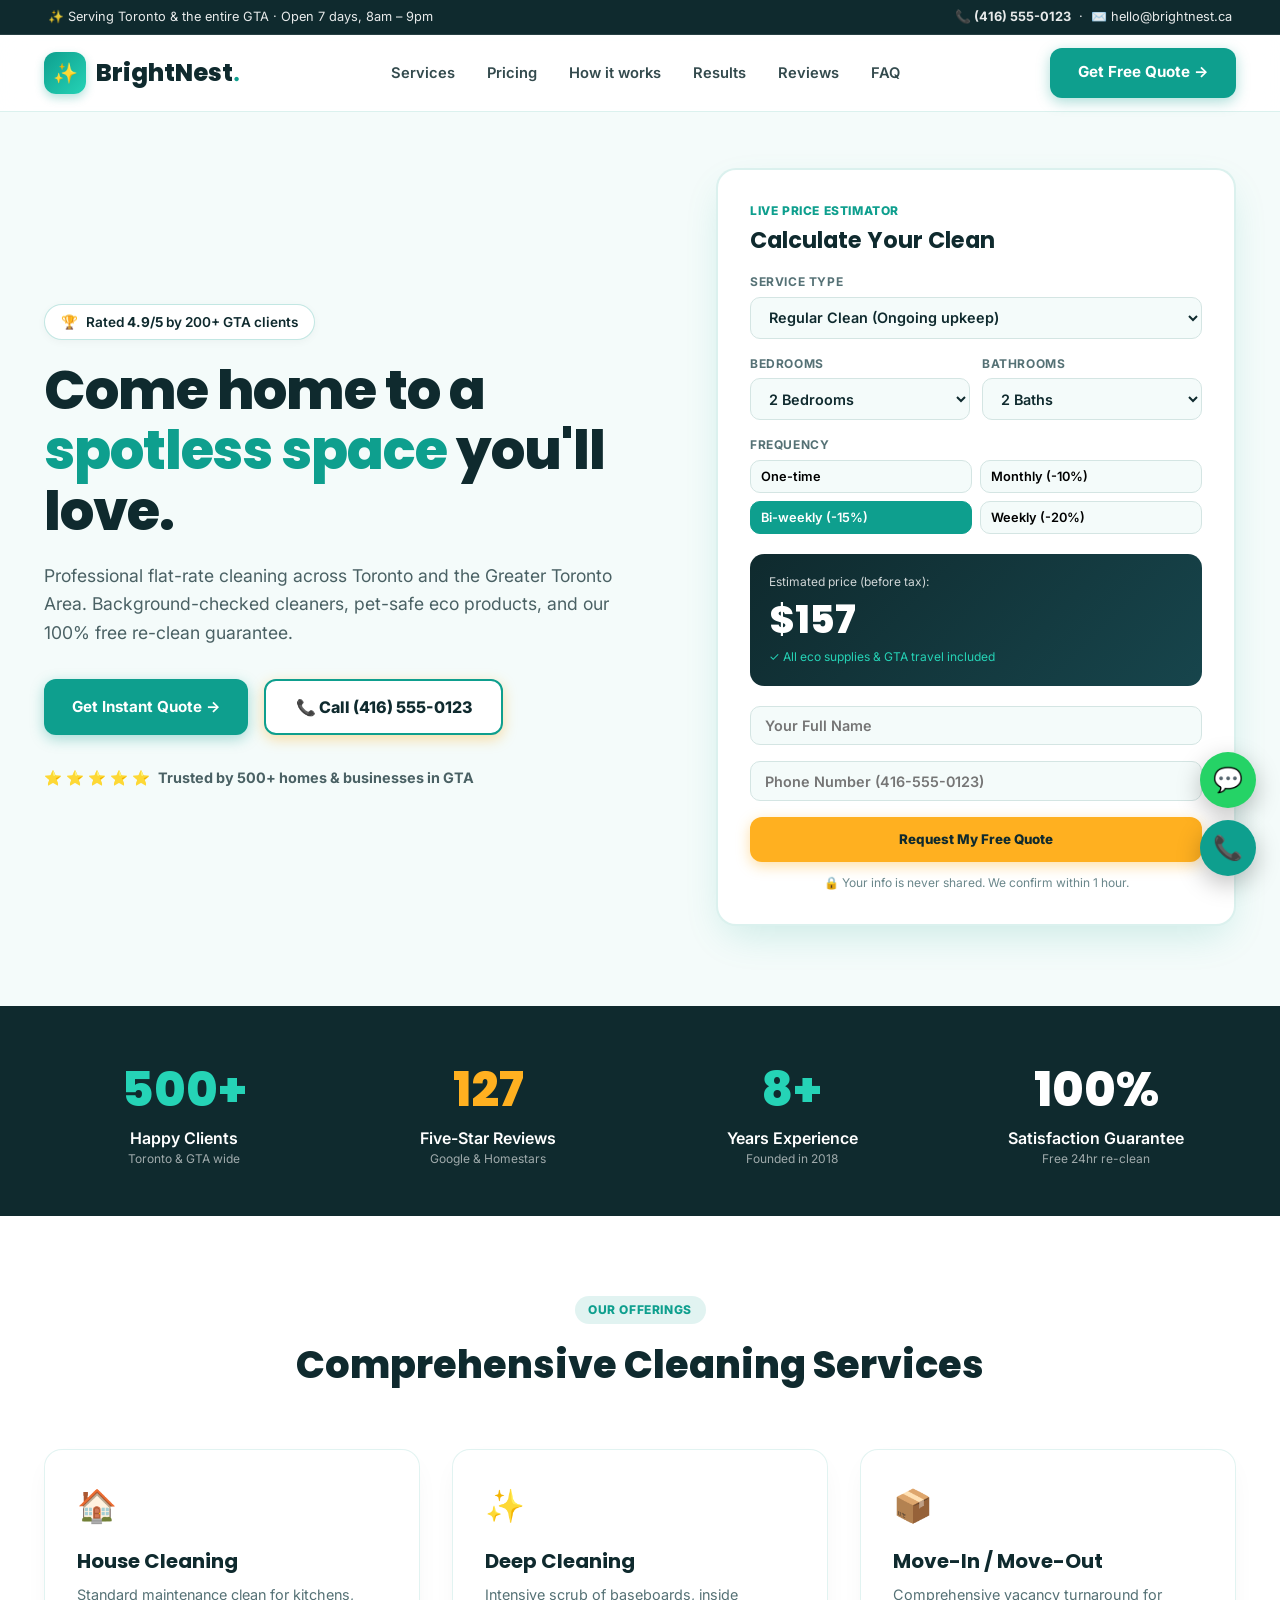
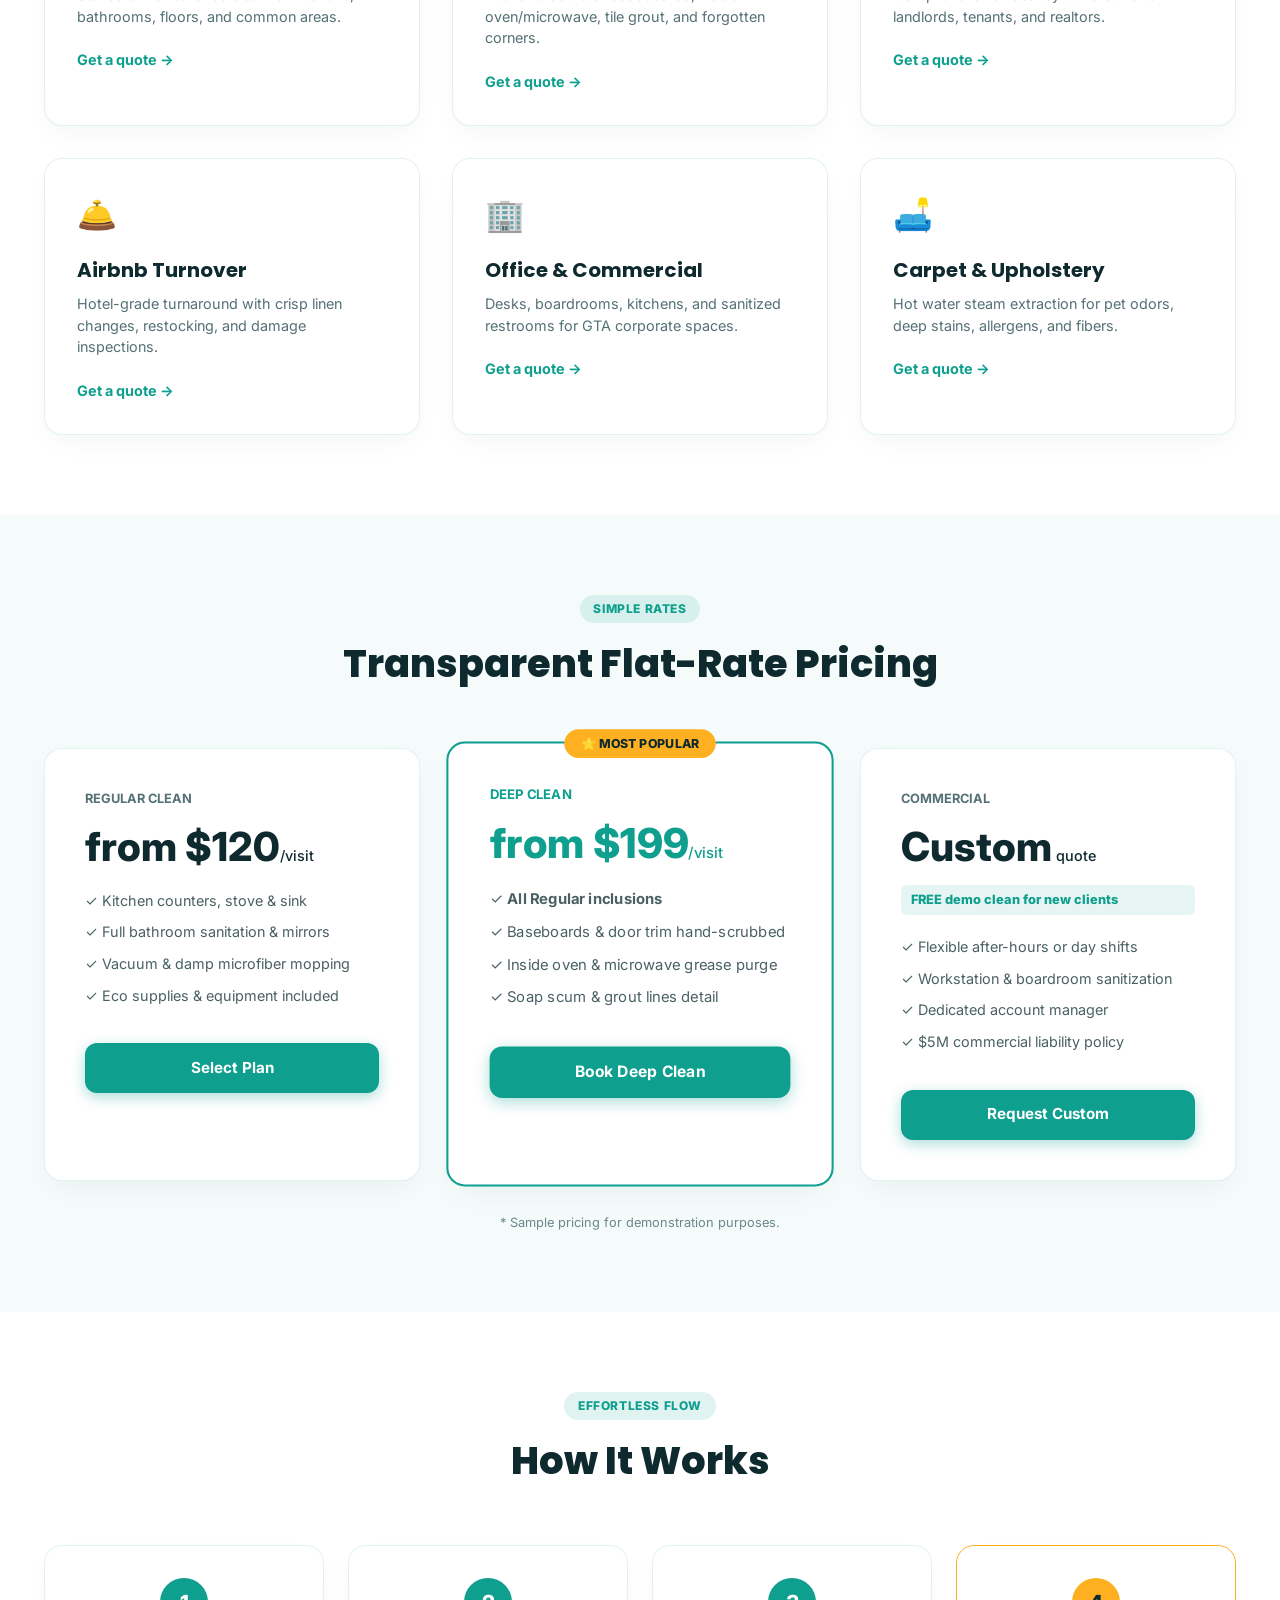
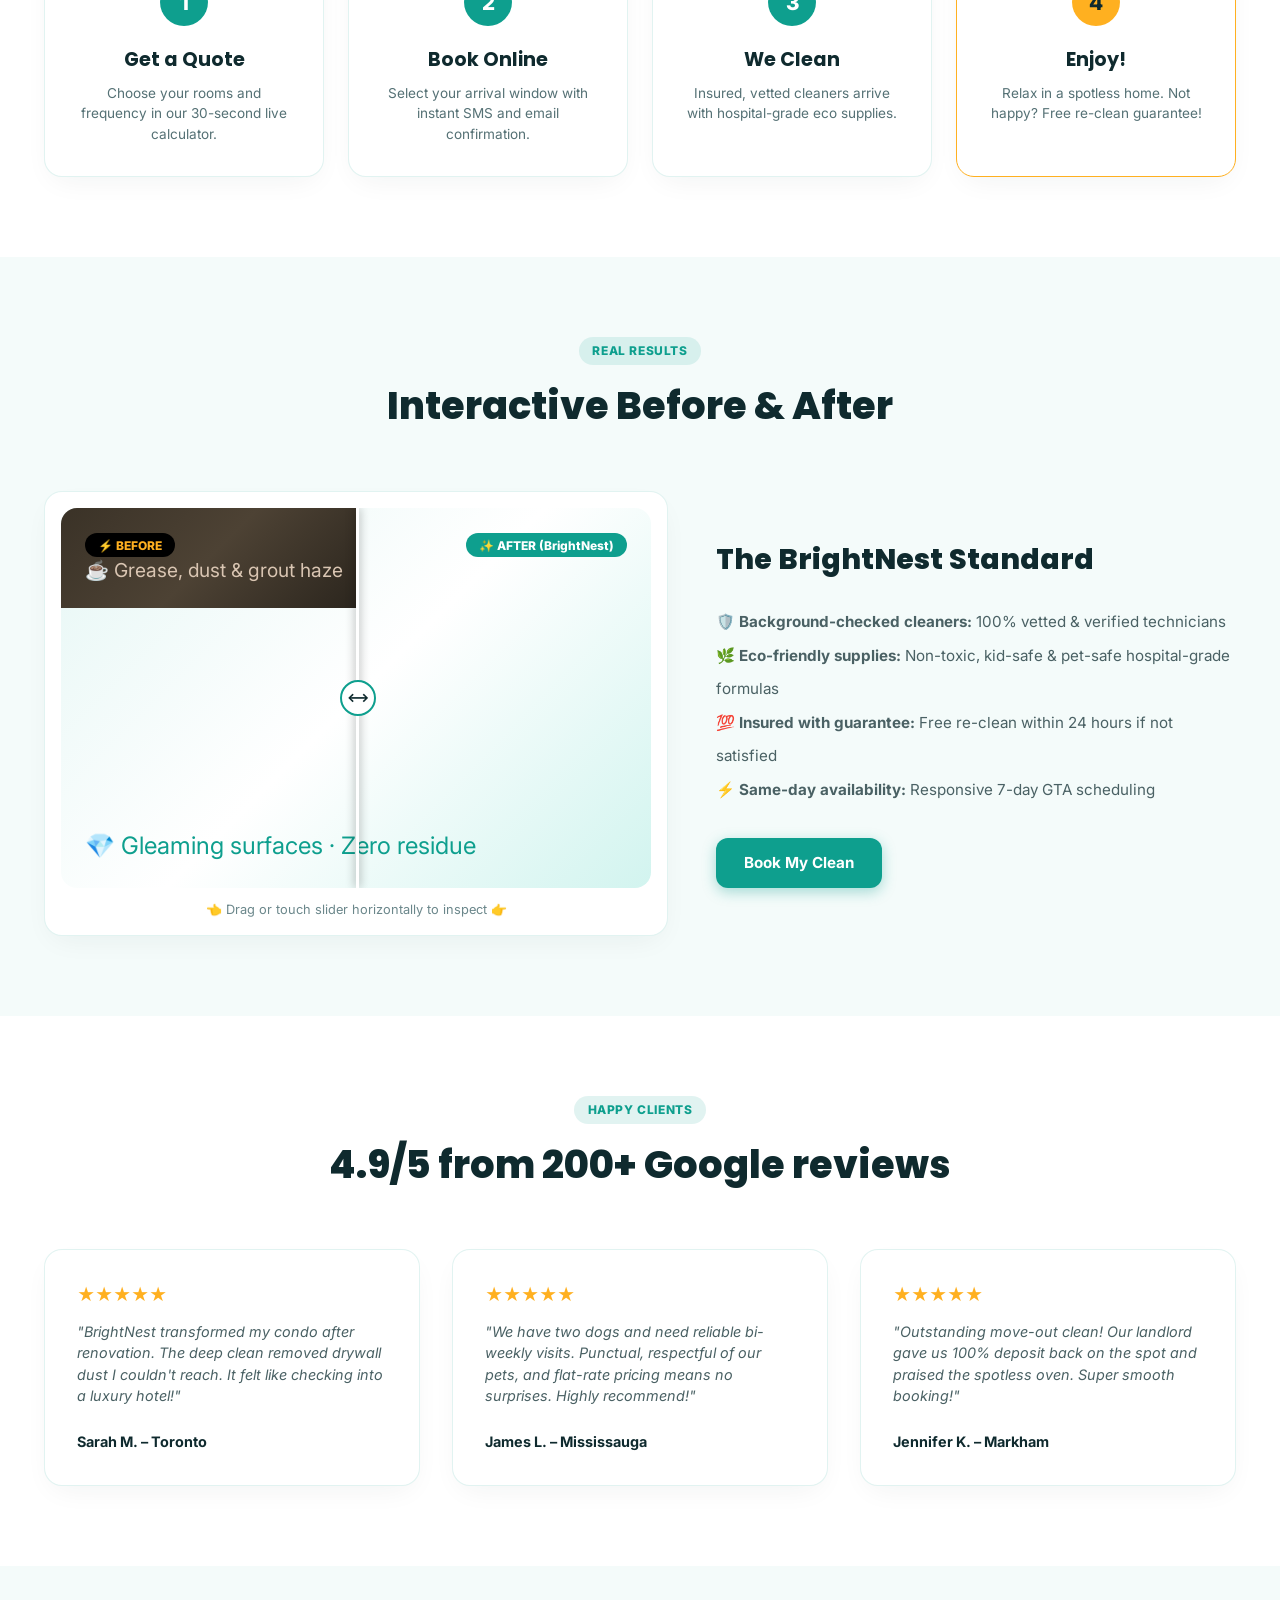
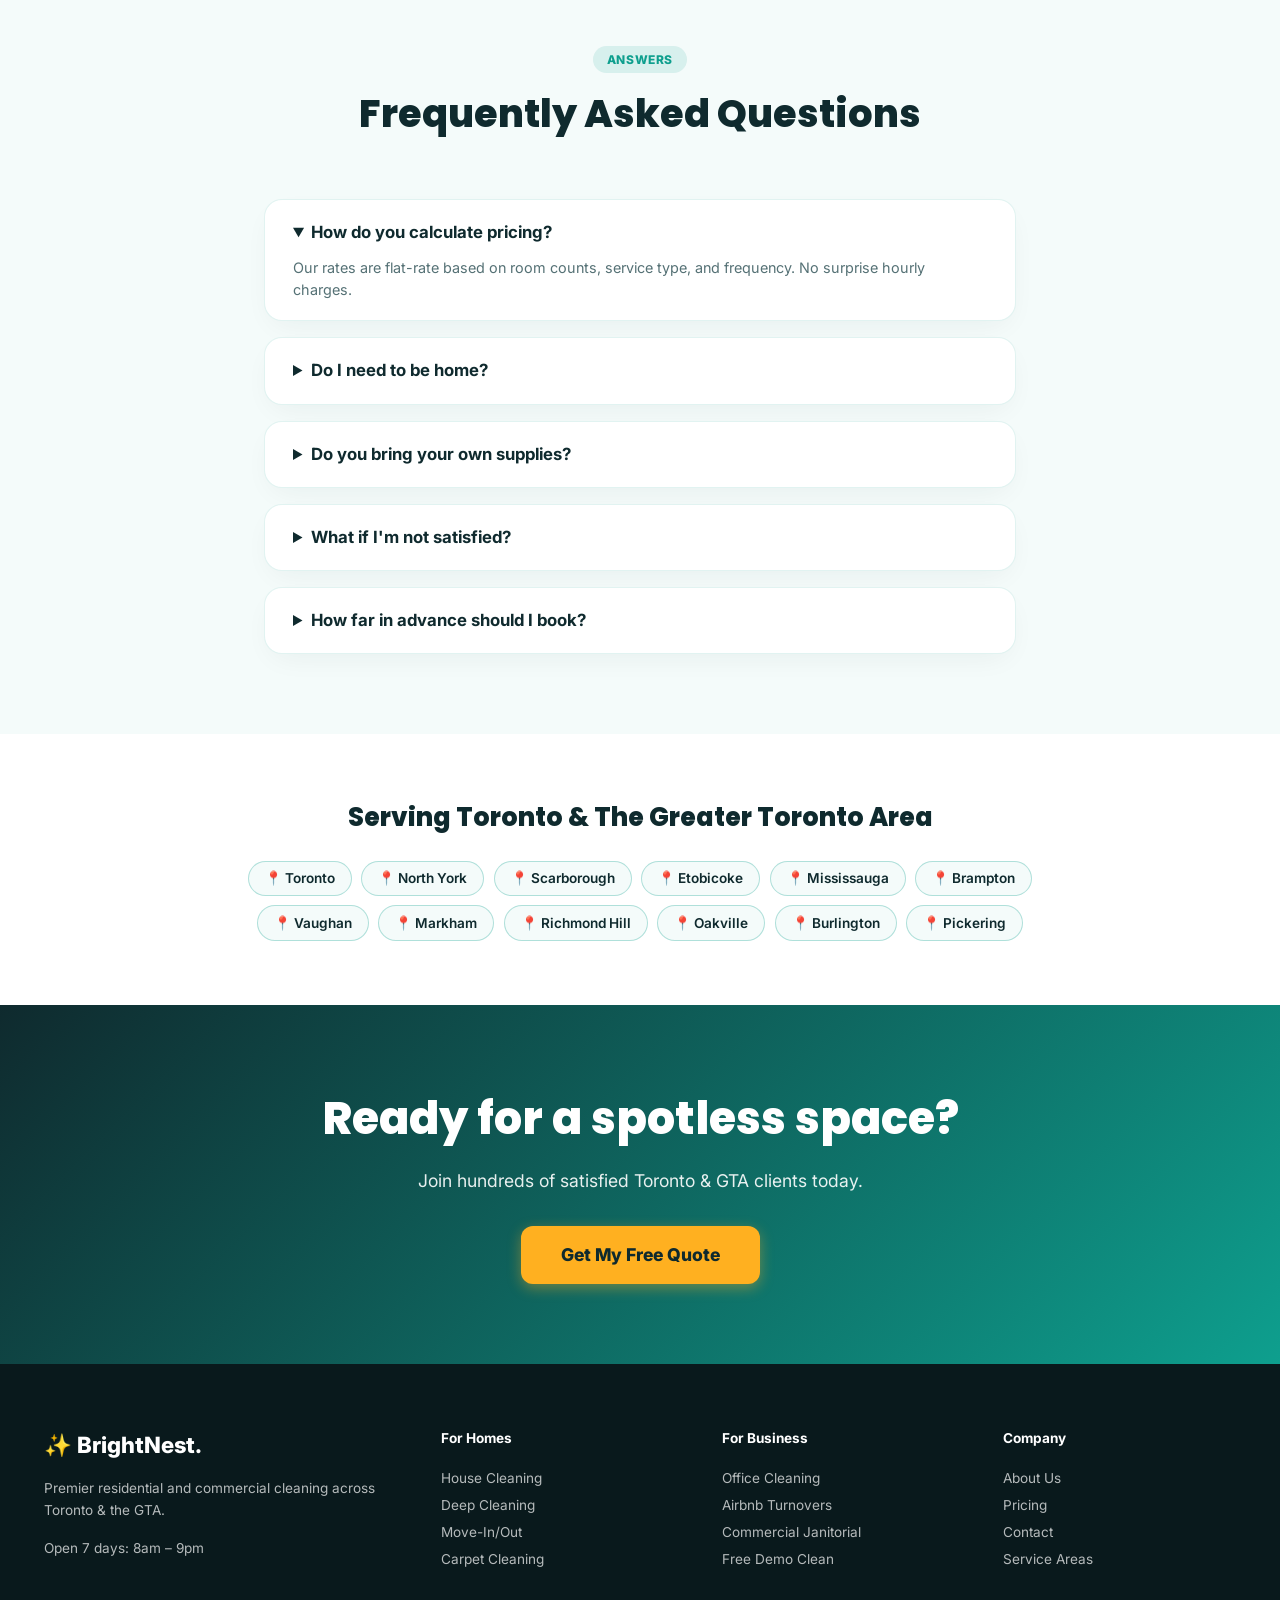
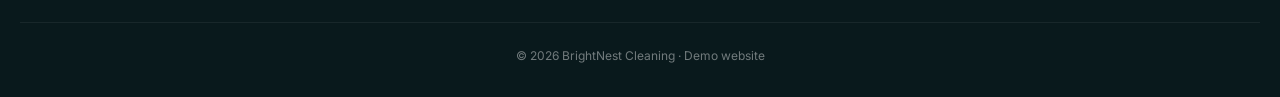
<file: brightnest-demo.html>
<!DOCTYPE html>
<html lang="en" class="scroll-smooth">
<head>
  <meta charset="UTF-8">
  <meta name="viewport" content="width=device-width, initial-scale=1.0">
  <title>BrightNest Cleaning | Spotless Residential & Commercial Cleaning Toronto & GTA</title>
  <meta name="description" content="Toronto & Greater Toronto Area's top-rated residential & commercial cleaning service. Flat-rate instant quotes, background-checked cleaners, eco-friendly supplies, and 100% satisfaction guarantee.">
  
  <!-- Fonts: Poppins (headings) & Inter (body) -->
  <link rel="preconnect" href="https://fonts.googleapis.com">
  <link rel="preconnect" href="https://fonts.gstatic.com" crossorigin>
  <link href="https://fonts.googleapis.com/css2?family=Inter:wght@300;400;500;600;700&family=Poppins:wght@500;600;700;800&display=swap" rel="stylesheet">
  
  <style>
    /* ==========================================================================
       BRIGHTNEST CLEANING - CONFIGURATION & STYLES
       All placeholder business details are centralized here for easy editing!
       ========================================================================== */
    :root {
      --primary: #0e9f8e;
      --primary-dark: #0a7a6d;
      --primary-light: #e6f7f5;
      --navy: #0f2a2e;
      --accent: #ffb020;
      --bg-mint: #f4fbfa;
      --radius-card: 18px;
    }

    * {
      box-sizing: border-box;
      margin: 0;
      padding: 0;
    }

    body {
      font-family: 'Inter', -apple-system, BlinkMacSystemFont, 'Segoe UI', Roboto, sans-serif;
      color: var(--navy);
      background-color: var(--bg-mint);
      line-height: 1.5;
      -webkit-font-smoothing: antialiased;
    }

    h1, h2, h3, h4, h5, h6, .font-heading {
      font-family: 'Poppins', sans-serif;
    }

    a {
      text-decoration: none;
      color: inherit;
    }

    button {
      font-family: inherit;
      border: none;
      background: none;
      cursor: pointer;
    }

    .container {
      max-width: 1240px;
      margin: 0 auto;
      padding: 0 1.5rem;
    }

    /* Cards & Components */
    .card-nest {
      border-radius: var(--radius-card);
      background: #ffffff;
      border: 1px solid rgba(14, 159, 142, 0.12);
      box-shadow: 0 10px 30px -10px rgba(15, 42, 46, 0.07);
      transition: all 0.3s cubic-bezier(0.25, 0.8, 0.25, 1);
    }
    .card-nest:hover {
      transform: translateY(-4px);
      box-shadow: 0 20px 35px -12px rgba(14, 159, 142, 0.18);
      border-color: rgba(14, 159, 142, 0.3);
    }

    .header-glass {
      position: sticky;
      top: 0;
      z-index: 100;
      background: rgba(255, 255, 255, 0.92);
      backdrop-filter: blur(14px);
      -webkit-backdrop-filter: blur(14px);
      border-bottom: 1px solid rgba(14, 159, 142, 0.15);
    }

    .btn-primary {
      background: var(--primary);
      color: white;
      font-weight: 700;
      border-radius: 12px;
      padding: 0.85rem 1.75rem;
      font-size: 0.95rem;
      display: inline-flex;
      align-items: center;
      gap: 0.5rem;
      transition: all 0.2s;
      box-shadow: 0 4px 14px rgba(14, 159, 142, 0.35);
    }
    .btn-primary:hover {
      background: var(--primary-dark);
      transform: translateY(-2px);
      box-shadow: 0 8px 20px rgba(14, 159, 142, 0.45);
    }

    .btn-amber {
      background: var(--accent);
      color: var(--navy);
      font-weight: 800;
      border-radius: 12px;
      padding: 0.9rem 1.85rem;
      display: inline-flex;
      align-items: center;
      gap: 0.5rem;
      transition: all 0.2s;
      box-shadow: 0 4px 14px rgba(255, 176, 32, 0.4);
    }
    .btn-amber:hover {
      background: #e59d18;
      transform: translateY(-2px);
    }

    /* Top Bar */
    .top-bar {
      background: var(--navy);
      color: rgba(255,255,255,0.9);
      font-size: 0.8rem;
      padding: 0.45rem 1.5rem;
      border-bottom: 1px solid rgba(255,255,255,0.1);
    }
    .top-bar-inner {
      display: flex;
      flex-wrap: wrap;
      justify-content: space-between;
      align-items: center;
      gap: 0.5rem;
    }

    /* Header */
    .nav-header {
      height: 76px;
      display: flex;
      align-items: center;
      justify-content: space-between;
    }
    .brand-logo {
      display: flex;
      align-items: center;
      gap: 0.65rem;
      font-size: 1.5rem;
      font-weight: 800;
    }
    .brand-badge {
      width: 42px;
      height: 42px;
      background: linear-gradient(135deg, var(--primary), #25d3b6);
      border-radius: 12px;
      display: flex;
      align-items: center;
      justify-content: center;
      color: white;
      font-size: 1.25rem;
      box-shadow: 0 4px 10px rgba(14, 159, 142, 0.3);
    }
    .nav-links {
      display: flex;
      gap: 2rem;
      font-size: 0.92rem;
      font-weight: 600;
      color: rgba(15, 42, 46, 0.85);
    }
    .nav-links a:hover {
      color: var(--primary);
    }

    /* Hero */
    .hero {
      padding: 3.5rem 0 5rem;
      position: relative;
    }
    .hero-grid {
      display: grid;
      grid-template-columns: 1.2fr 1fr;
      gap: 3rem;
      align-items: center;
    }
    .rating-pill {
      display: inline-flex;
      align-items: center;
      gap: 0.5rem;
      background: #ffffff;
      padding: 0.4rem 1rem;
      border-radius: 9999px;
      border: 1px solid rgba(14, 159, 142, 0.25);
      font-size: 0.85rem;
      font-weight: 600;
      margin-bottom: 1.25rem;
      box-shadow: 0 2px 8px rgba(0,0,0,0.04);
    }
    .hero-title {
      font-size: 3.4rem;
      font-weight: 800;
      line-height: 1.12;
      margin-bottom: 1.25rem;
      letter-spacing: -0.02em;
    }
    .hero-title .highlight {
      color: var(--primary);
      position: relative;
    }
    .hero-desc {
      font-size: 1.1rem;
      color: #4a6164;
      line-height: 1.6;
      margin-bottom: 2rem;
      max-width: 580px;
    }
    .hero-ctas {
      display: flex;
      flex-wrap: wrap;
      gap: 1rem;
      margin-bottom: 2rem;
    }

    /* Calculator Form */
    .calc-card {
      padding: 2rem;
      border-radius: 20px;
      background: #ffffff;
      box-shadow: 0 15px 40px -10px rgba(14, 159, 142, 0.2);
      border: 2px solid rgba(14, 159, 142, 0.15);
    }
    .form-group {
      margin-bottom: 1rem;
    }
    .form-group label {
      display: block;
      font-size: 0.75rem;
      font-weight: 700;
      text-transform: uppercase;
      letter-spacing: 0.05em;
      color: #557175;
      margin-bottom: 0.35rem;
    }
    .form-control {
      width: 100%;
      padding: 0.65rem 0.9rem;
      border-radius: 10px;
      border: 1px solid #d4e5e3;
      background: #f4fbfa;
      font-size: 0.9rem;
      font-family: inherit;
      font-weight: 600;
      color: var(--navy);
      outline: none;
    }
    .form-control:focus {
      border-color: var(--primary);
      box-shadow: 0 0 0 3px rgba(14, 159, 142, 0.15);
    }
    .freq-grid {
      display: grid;
      grid-template-columns: repeat(2, 1fr);
      gap: 0.5rem;
    }
    .freq-btn {
      padding: 0.5rem 0.6rem;
      border-radius: 10px;
      border: 1px solid #d4e5e3;
      background: #f4fbfa;
      font-size: 0.8rem;
      font-weight: 600;
      text-align: left;
      cursor: pointer;
      display: flex;
      justify-content: space-between;
      align-items: center;
      transition: all 0.2s;
    }
    .freq-btn.active {
      background: var(--primary);
      color: white;
      border-color: var(--primary);
    }
    .price-box {
      background: linear-gradient(135deg, var(--navy), #17454c);
      color: white;
      padding: 1.2rem;
      border-radius: 14px;
      margin: 1.25rem 0;
    }
    .price-large {
      font-size: 2.4rem;
      font-weight: 800;
      font-family: 'Poppins', sans-serif;
    }

    /* Stats Band */
    .stats-band {
      background: var(--navy);
      color: white;
      padding: 3rem 0;
    }
    .stats-grid {
      display: grid;
      grid-template-columns: repeat(4, 1fr);
      gap: 1.5rem;
      text-align: center;
    }
    .stat-number {
      font-size: 3rem;
      font-weight: 800;
      font-family: 'Poppins', sans-serif;
    }

    /* Services */
    .section-title {
      text-align: center;
      margin-bottom: 3.5rem;
    }
    .badge-sub {
      display: inline-block;
      padding: 0.3rem 0.85rem;
      border-radius: 9999px;
      background: rgba(14, 159, 142, 0.12);
      color: var(--primary);
      font-size: 0.75rem;
      font-weight: 800;
      text-transform: uppercase;
      letter-spacing: 0.05em;
      margin-bottom: 0.75rem;
    }
    .services-grid {
      display: grid;
      grid-template-columns: repeat(3, 1fr);
      gap: 2rem;
    }

    /* Pricing */
    .pricing-grid {
      display: grid;
      grid-template-columns: repeat(3, 1fr);
      gap: 2rem;
      align-items: stretch;
    }
    .pricing-featured {
      border: 2px solid var(--primary);
      transform: scale(1.03);
      position: relative;
    }
    .pop-badge {
      position: absolute;
      top: -14px;
      left: 50%;
      transform: translateX(-50%);
      background: var(--accent);
      color: var(--navy);
      padding: 0.3rem 1rem;
      border-radius: 9999px;
      font-size: 0.75rem;
      font-weight: 800;
    }

    /* Steps */
    .steps-grid {
      display: grid;
      grid-template-columns: repeat(4, 1fr);
      gap: 1.5rem;
      text-align: center;
    }
    .step-num {
      width: 48px;
      height: 48px;
      background: var(--primary);
      color: white;
      border-radius: 50%;
      display: flex;
      align-items: center;
      justify-content: center;
      font-size: 1.3rem;
      font-weight: 800;
      margin: 0 auto 1.25rem;
    }

    /* Slider Container */
    .slider-box {
      position: relative;
      width: 100%;
      height: 380px;
      border-radius: 16px;
      overflow: hidden;
      user-select: none;
      cursor: ew-resize;
    }

    /* Floating Buttons */
    .floating-tools {
      position: fixed;
      bottom: 24px;
      right: 24px;
      display: flex;
      flex-direction: column;
      gap: 12px;
      z-index: 999;
    }
    .float-circle {
      width: 56px;
      height: 56px;
      border-radius: 50%;
      display: flex;
      align-items: center;
      justify-content: center;
      color: white;
      font-size: 1.5rem;
      box-shadow: 0 8px 24px rgba(0,0,0,0.25);
      transition: transform 0.2s;
    }
    .float-circle:hover {
      transform: scale(1.1);
    }
    .btn-wa { background: #25D366; }
    .btn-call { background: var(--primary); }

    /* Toast */
    .toast-box {
      position: fixed;
      bottom: 24px;
      left: 50%;
      transform: translateX(-50%);
      background: var(--navy);
      color: white;
      padding: 1rem 1.5rem;
      border-radius: 14px;
      border: 1px solid var(--primary);
      box-shadow: 0 10px 30px rgba(0,0,0,0.3);
      display: none;
      align-items: center;
      gap: 0.75rem;
      font-weight: 600;
      z-index: 1000;
    }

    /* Responsive */
    @media (max-width: 992px) {
      .hero-grid, .services-grid, .pricing-grid, .stats-grid, .steps-grid {
        grid-template-columns: 1fr;
      }
      .nav-links { display: none; }
      .hero-title { font-size: 2.5rem; }
    }
  </style>
</head>
<body>

  <!-- 1. TOP BAR -->
  <div class="top-bar">
    <div class="container top-bar-inner">
      <div>✨ Serving Toronto & the entire GTA · Open 7 days, 8am – 9pm</div>
      <div>
        <a href="tel:+14165550123" style="font-weight:700;">📞 (416) 555-0123</a>
        &nbsp;·&nbsp;
        <a href="mailto:hello@brightnest.ca">✉️ hello@brightnest.ca</a>
      </div>
    </div>
  </div>

  <!-- 2. STICKY HEADER -->
  <header class="header-glass">
    <div class="container nav-header">
      <a href="#" class="brand-logo">
        <div class="brand-badge">✨</div>
        <div>
          <span style="font-family:'Poppins',sans-serif; color:var(--navy);">BrightNest</span><span style="color:var(--primary);">.</span>
        </div>
      </a>
      <nav class="nav-links">
        <a href="#services">Services</a>
        <a href="#pricing">Pricing</a>
        <a href="#how-it-works">How it works</a>
        <a href="#results">Results</a>
        <a href="#reviews">Reviews</a>
        <a href="#faq">FAQ</a>
      </nav>
      <div>
        <a href="#quote-calculator" class="btn-primary">Get Free Quote →</a>
      </div>
    </div>
  </header>

  <!-- 3. HERO SECTION & LIVE QUOTE CALCULATOR -->
  <section class="hero">
    <div class="container hero-grid">
      <div>
        <div class="rating-pill">
          <span>🏆</span>
          <span>Rated <strong>4.9/5</strong> by 200+ GTA clients</span>
        </div>
        <h1 class="hero-title">
          Come home to a <span class="highlight">spotless space</span> you'll love.
        </h1>
        <p class="hero-desc">
          Professional flat-rate cleaning across Toronto and the Greater Toronto Area. Background-checked cleaners, pet-safe eco products, and our 100% free re-clean guarantee.
        </p>
        <div class="hero-ctas">
          <a href="#quote-calculator" class="btn-primary">Get Instant Quote →</a>
          <a href="tel:+14165550123" class="btn-amber" style="background:#ffffff; border:2px solid var(--primary); color:var(--navy);">📞 Call (416) 555-0123</a>
        </div>
        <div style="font-size:0.9rem; color:#4a6164; display:flex; align-items:center; gap:0.5rem;">
          <span>⭐ ⭐ ⭐ ⭐ ⭐</span>
          <strong>Trusted by 500+ homes & businesses in GTA</strong>
        </div>
      </div>

      <!-- Live Quote Calculator -->
      <div id="quote-calculator" class="calc-card">
        <div style="font-size:0.75rem; font-weight:800; color:var(--primary); text-transform:uppercase; letter-spacing:0.05em;">Live Price Estimator</div>
        <h3 style="font-family:'Poppins',sans-serif; font-size:1.4rem; margin:0.25rem 0 1rem; color:var(--navy);">Calculate Your Clean</h3>
        
        <form id="calcForm" onsubmit="event.preventDefault(); submitQuote();">
          <div class="form-group">
            <label>Service Type</label>
            <select id="calcService" class="form-control" onchange="updateCalc()">
              <option value="1">Regular Clean (Ongoing upkeep)</option>
              <option value="1.6">Deep Cleaning (Thorough scrub)</option>
              <option value="1.5">Move-In / Move-Out Turnover</option>
              <option value="1.3">Airbnb Turnover & Linens</option>
              <option value="1.8">Post-Construction Detailing</option>
              <option value="1.2">Office & Commercial</option>
            </select>
          </div>

          <div style="display:grid; grid-template-columns:1fr 1fr; gap:0.75rem;">
            <div class="form-group">
              <label>Bedrooms</label>
              <select id="calcBeds" class="form-control" onchange="updateCalc()">
                <option value="1">1 Bedroom</option>
                <option value="2" selected>2 Bedrooms</option>
                <option value="3">3 Bedrooms</option>
                <option value="4">4 Bedrooms</option>
                <option value="5">5+ Bedrooms</option>
              </select>
            </div>
            <div class="form-group">
              <label>Bathrooms</label>
              <select id="calcBaths" class="form-control" onchange="updateCalc()">
                <option value="1">1 Bath</option>
                <option value="2" selected>2 Baths</option>
                <option value="3">3 Baths</option>
                <option value="4">4+ Baths</option>
              </select>
            </div>
          </div>

          <div class="form-group">
            <label>Frequency</label>
            <div class="freq-grid">
              <button type="button" class="freq-btn" data-factor="1" onclick="setFreq(this, 1)">One-time</button>
              <button type="button" class="freq-btn" data-factor="0.9" onclick="setFreq(this, 0.9)">Monthly (-10%)</button>
              <button type="button" class="freq-btn active" data-factor="0.85" onclick="setFreq(this, 0.85)">Bi-weekly (-15%)</button>
              <button type="button" class="freq-btn" data-factor="0.8" onclick="setFreq(this, 0.8)">Weekly (-20%)</button>
            </div>
          </div>

          <div class="price-box">
            <div style="font-size:0.75rem; opacity:0.8;">Estimated price (before tax):</div>
            <div class="price-large" id="priceDisplay">$157</div>
            <div style="font-size:0.75rem; color:#25d3b6;">✓ All eco supplies & GTA travel included</div>
          </div>

          <div class="form-group">
            <input type="text" id="custName" class="form-control" placeholder="Your Full Name" required>
          </div>
          <div class="form-group">
            <input type="tel" id="custPhone" class="form-control" placeholder="Phone Number (416-555-0123)" required>
          </div>

          <button type="submit" class="btn-amber" style="width:100%; justify-content:center;">
            Request My Free Quote
          </button>
          <div style="text-align:center; font-size:0.75rem; color:#6b878b; margin-top:0.75rem;">
            🔒 Your info is never shared. We confirm within 1 hour.
          </div>
        </form>
      </div>
    </div>
  </section>

  <!-- 4. DARK STATS BAND -->
  <section class="stats-band">
    <div class="container stats-grid">
      <div>
        <div class="stat-number" style="color:#25d3b6;">500+</div>
        <div style="font-weight:600;">Happy Clients</div>
        <div style="font-size:0.75rem; opacity:0.6;">Toronto & GTA wide</div>
      </div>
      <div>
        <div class="stat-number" style="color:var(--accent);">127</div>
        <div style="font-weight:600;">Five-Star Reviews</div>
        <div style="font-size:0.75rem; opacity:0.6;">Google & Homestars</div>
      </div>
      <div>
        <div class="stat-number" style="color:#25d3b6;">8+</div>
        <div style="font-weight:600;">Years Experience</div>
        <div style="font-size:0.75rem; opacity:0.6;">Founded in 2018</div>
      </div>
      <div>
        <div class="stat-number" style="color:white;">100%</div>
        <div style="font-weight:600;">Satisfaction Guarantee</div>
        <div style="font-size:0.75rem; opacity:0.6;">Free 24hr re-clean</div>
      </div>
    </div>
  </section>

  <!-- 5. SERVICES -->
  <section id="services" style="padding:5rem 0; background:#ffffff;">
    <div class="container">
      <div class="section-title">
        <span class="badge-sub">Our Offerings</span>
        <h2 style="font-size:2.4rem; font-weight:800; color:var(--navy);">Comprehensive Cleaning Services</h2>
      </div>
      <div class="services-grid">
        <div class="card-nest" style="padding:2rem;">
          <div style="font-size:2rem; margin-bottom:1rem;">🏠</div>
          <h3 style="font-size:1.25rem; font-weight:700; margin-bottom:0.5rem;">House Cleaning</h3>
          <p style="font-size:0.9rem; color:#557175; margin-bottom:1.25rem;">Standard maintenance clean for kitchens, bathrooms, floors, and common areas.</p>
          <a href="#quote-calculator" style="color:var(--primary); font-weight:700; font-size:0.9rem;">Get a quote →</a>
        </div>
        <div class="card-nest" style="padding:2rem;">
          <div style="font-size:2rem; margin-bottom:1rem;">✨</div>
          <h3 style="font-size:1.25rem; font-weight:700; margin-bottom:0.5rem;">Deep Cleaning</h3>
          <p style="font-size:0.9rem; color:#557175; margin-bottom:1.25rem;">Intensive scrub of baseboards, inside oven/microwave, tile grout, and forgotten corners.</p>
          <a href="#quote-calculator" style="color:var(--primary); font-weight:700; font-size:0.9rem;">Get a quote →</a>
        </div>
        <div class="card-nest" style="padding:2rem;">
          <div style="font-size:2rem; margin-bottom:1rem;">📦</div>
          <h3 style="font-size:1.25rem; font-weight:700; margin-bottom:0.5rem;">Move-In / Move-Out</h3>
          <p style="font-size:0.9rem; color:#557175; margin-bottom:1.25rem;">Comprehensive vacancy turnaround for landlords, tenants, and realtors.</p>
          <a href="#quote-calculator" style="color:var(--primary); font-weight:700; font-size:0.9rem;">Get a quote →</a>
        </div>
        <div class="card-nest" style="padding:2rem;">
          <div style="font-size:2rem; margin-bottom:1rem;">🛎️</div>
          <h3 style="font-size:1.25rem; font-weight:700; margin-bottom:0.5rem;">Airbnb Turnover</h3>
          <p style="font-size:0.9rem; color:#557175; margin-bottom:1.25rem;">Hotel-grade turnaround with crisp linen changes, restocking, and damage inspections.</p>
          <a href="#quote-calculator" style="color:var(--primary); font-weight:700; font-size:0.9rem;">Get a quote →</a>
        </div>
        <div class="card-nest" style="padding:2rem;">
          <div style="font-size:2rem; margin-bottom:1rem;">🏢</div>
          <h3 style="font-size:1.25rem; font-weight:700; margin-bottom:0.5rem;">Office & Commercial</h3>
          <p style="font-size:0.9rem; color:#557175; margin-bottom:1.25rem;">Desks, boardrooms, kitchens, and sanitized restrooms for GTA corporate spaces.</p>
          <a href="#quote-calculator" style="color:var(--primary); font-weight:700; font-size:0.9rem;">Get a quote →</a>
        </div>
        <div class="card-nest" style="padding:2rem;">
          <div style="font-size:2rem; margin-bottom:1rem;">🛋️</div>
          <h3 style="font-size:1.25rem; font-weight:700; margin-bottom:0.5rem;">Carpet & Upholstery</h3>
          <p style="font-size:0.9rem; color:#557175; margin-bottom:1.25rem;">Hot water steam extraction for pet odors, deep stains, allergens, and fibers.</p>
          <a href="#quote-calculator" style="color:var(--primary); font-weight:700; font-size:0.9rem;">Get a quote →</a>
        </div>
      </div>
    </div>
  </section>

  <!-- 6. PRICING -->
  <section id="pricing" style="padding:5rem 0; background:var(--bg-mint);">
    <div class="container">
      <div class="section-title">
        <span class="badge-sub">Simple Rates</span>
        <h2 style="font-size:2.4rem; font-weight:800; color:var(--navy);">Transparent Flat-Rate Pricing</h2>
      </div>
      <div class="pricing-grid">
        <div class="card-nest" style="padding:2.5rem;">
          <div style="font-size:0.8rem; font-weight:700; color:#557175;">REGULAR CLEAN</div>
          <div style="font-size:2.5rem; font-weight:800; margin:0.5rem 0;">from $120<span style="font-size:0.9rem; font-weight:500;">/visit</span></div>
          <ul style="list-style:none; font-size:0.9rem; line-height:2.2; margin-bottom:2rem; color:#4a6164;">
            <li>✓ Kitchen counters, stove & sink</li>
            <li>✓ Full bathroom sanitation & mirrors</li>
            <li>✓ Vacuum & damp microfiber mopping</li>
            <li>✓ Eco supplies & equipment included</li>
          </ul>
          <a href="#quote-calculator" class="btn-primary" style="width:100%; justify-content:center;">Select Plan</a>
        </div>

        <div class="card-nest pricing-featured" style="padding:2.5rem;">
          <div class="pop-badge">⭐ MOST POPULAR</div>
          <div style="font-size:0.8rem; font-weight:700; color:var(--primary);">DEEP CLEAN</div>
          <div style="font-size:2.5rem; font-weight:800; margin:0.5rem 0; color:var(--primary);">from $199<span style="font-size:0.9rem; font-weight:500;">/visit</span></div>
          <ul style="list-style:none; font-size:0.9rem; line-height:2.2; margin-bottom:2rem; color:#4a6164;">
            <li>✓ <strong>All Regular inclusions</strong></li>
            <li>✓ Baseboards & door trim hand-scrubbed</li>
            <li>✓ Inside oven & microwave grease purge</li>
            <li>✓ Soap scum & grout lines detail</li>
          </ul>
          <a href="#quote-calculator" class="btn-primary" style="width:100%; justify-content:center;">Book Deep Clean</a>
        </div>

        <div class="card-nest" style="padding:2.5rem;">
          <div style="font-size:0.8rem; font-weight:700; color:#557175;">COMMERCIAL</div>
          <div style="font-size:2.5rem; font-weight:800; margin:0.5rem 0;">Custom<span style="font-size:0.9rem; font-weight:500;"> quote</span></div>
          <div style="background:rgba(14,159,142,0.1); color:var(--primary); font-size:0.8rem; font-weight:800; padding:0.35rem 0.6rem; border-radius:6px; margin-bottom:1rem;">
            FREE demo clean for new clients
          </div>
          <ul style="list-style:none; font-size:0.9rem; line-height:2.2; margin-bottom:2rem; color:#4a6164;">
            <li>✓ Flexible after-hours or day shifts</li>
            <li>✓ Workstation & boardroom sanitization</li>
            <li>✓ Dedicated account manager</li>
            <li>✓ $5M commercial liability policy</li>
          </ul>
          <a href="#quote-calculator" class="btn-primary" style="width:100%; justify-content:center;">Request Custom</a>
        </div>
      </div>
      <div style="text-align:center; font-size:0.8rem; color:#6b878b; margin-top:2rem;">
        * Sample pricing for demonstration purposes.
      </div>
    </div>
  </section>

  <!-- 7. HOW IT WORKS -->
  <section id="how-it-works" style="padding:5rem 0; background:#ffffff;">
    <div class="container">
      <div class="section-title">
        <span class="badge-sub">Effortless Flow</span>
        <h2 style="font-size:2.4rem; font-weight:800; color:var(--navy);">How It Works</h2>
      </div>
      <div class="steps-grid">
        <div class="card-nest" style="padding:2rem;">
          <div class="step-num">1</div>
          <h3 style="font-size:1.2rem; font-weight:700; margin-bottom:0.5rem;">Get a Quote</h3>
          <p style="font-size:0.85rem; color:#557175;">Choose your rooms and frequency in our 30-second live calculator.</p>
        </div>
        <div class="card-nest" style="padding:2rem;">
          <div class="step-num">2</div>
          <h3 style="font-size:1.2rem; font-weight:700; margin-bottom:0.5rem;">Book Online</h3>
          <p style="font-size:0.85rem; color:#557175;">Select your arrival window with instant SMS and email confirmation.</p>
        </div>
        <div class="card-nest" style="padding:2rem;">
          <div class="step-num">3</div>
          <h3 style="font-size:1.2rem; font-weight:700; margin-bottom:0.5rem;">We Clean</h3>
          <p style="font-size:0.85rem; color:#557175;">Insured, vetted cleaners arrive with hospital-grade eco supplies.</p>
        </div>
        <div class="card-nest" style="padding:2rem; border-color:var(--accent);">
          <div class="step-num" style="background:var(--accent); color:var(--navy);">4</div>
          <h3 style="font-size:1.2rem; font-weight:700; margin-bottom:0.5rem;">Enjoy!</h3>
          <p style="font-size:0.85rem; color:#557175; margin-bottom:0.5rem;">Relax in a spotless home. Not happy? Free re-clean guarantee!</p>
        </div>
      </div>
    </div>
  </section>

  <!-- 8. RESULTS (BEFORE / AFTER INTERACTIVE SLIDER) -->
  <section id="results" style="padding:5rem 0; background:var(--bg-mint);">
    <div class="container">
      <div class="section-title">
        <span class="badge-sub">Real Results</span>
        <h2 style="font-size:2.4rem; font-weight:800; color:var(--navy);">Interactive Before & After</h2>
      </div>

      <div style="display:grid; grid-template-columns:1.2fr 1fr; gap:3rem; align-items:center;">
        <!-- Slider -->
        <div class="card-nest" style="padding:1rem;">
          <div id="sliderBox" class="slider-box" onmousedown="startDrag()" onmousemove="drag(event)" ontouchmove="touchDrag(event)">
            <!-- Clean Tile (After) -->
            <div style="position:absolute; inset:0; background:linear-gradient(135deg, #e6f7f5, #ffffff, #d2f4ef); display:flex; flex-direction:column; justify-content:space-between; padding:1.5rem;">
              <div style="text-align:right;"><span style="background:var(--primary); color:white; padding:0.3rem 0.8rem; border-radius:9999px; font-size:0.75rem; font-weight:800;">✨ AFTER (BrightNest)</span></div>
              <div style="color:var(--primary); font-size:1.5rem;">💎 Gleaming surfaces · Zero residue</div>
            </div>
            <!-- Grimy Tile (Before) -->
            <div id="beforeOverlay" style="position:absolute; inset-y:0; left:0; width:50%; background:linear-gradient(135deg, #3a3227, #4d4234, #2c261e); display:flex; flex-direction:column; justify-content:space-between; padding:1.5rem; overflow:hidden;">
              <div><span style="background:#000000; color:#ffb020; padding:0.3rem 0.8rem; border-radius:9999px; font-size:0.75rem; font-weight:800;">⚡ BEFORE</span></div>
              <div style="color:#d9c5b2; font-size:1.2rem; white-space:nowrap;">☕ Grease, dust & grout haze</div>
            </div>
            <!-- Divider -->
            <div id="dragDivider" style="position:absolute; top:0; bottom:0; left:50%; width:3px; background:white; box-shadow:0 0 10px rgba(0,0,0,0.5);">
              <div style="position:absolute; top:50%; left:50%; transform:translate(-50%, -50%); width:36px; height:36px; background:white; border-radius:50%; border:2px solid var(--primary); display:flex; align-items:center; justify-content:center; font-weight:800; font-size:0.8rem;">⟷</div>
            </div>
          </div>
          <div style="text-align:center; font-size:0.8rem; color:#6b878b; margin-top:0.75rem;">👈 Drag or touch slider horizontally to inspect 👉</div>
        </div>

        <!-- Checklist -->
        <div>
          <h3 style="font-size:1.8rem; font-weight:800; margin-bottom:1.5rem; color:var(--navy);">The BrightNest Standard</h3>
          <ul style="list-style:none; line-height:2.2; font-size:0.95rem; color:#4a6164; margin-bottom:2rem;">
            <li>🛡️ <strong>Background-checked cleaners:</strong> 100% vetted & verified technicians</li>
            <li>🌿 <strong>Eco-friendly supplies:</strong> Non-toxic, kid-safe & pet-safe hospital-grade formulas</li>
            <li>💯 <strong>Insured with guarantee:</strong> Free re-clean within 24 hours if not satisfied</li>
            <li>⚡ <strong>Same-day availability:</strong> Responsive 7-day GTA scheduling</li>
          </ul>
          <a href="#quote-calculator" class="btn-primary">Book My Clean</a>
        </div>
      </div>
    </div>
  </section>

  <!-- 9. REVIEWS -->
  <section id="reviews" style="padding:5rem 0; background:#ffffff;">
    <div class="container">
      <div class="section-title">
        <span class="badge-sub">Happy Clients</span>
        <h2 style="font-size:2.4rem; font-weight:800; color:var(--navy);">4.9/5 from 200+ Google reviews</h2>
      </div>
      <div style="display:grid; grid-template-columns:repeat(3, 1fr); gap:2rem;">
        <div class="card-nest" style="padding:2rem;">
          <div style="color:var(--accent); font-size:1.1rem; margin-bottom:0.75rem;">★★★★★</div>
          <p style="font-size:0.9rem; font-style:italic; color:#4a6164; margin-bottom:1.5rem;">
            "BrightNest transformed my condo after renovation. The deep clean removed drywall dust I couldn't reach. It felt like checking into a luxury hotel!"
          </p>
          <div style="font-weight:700; font-size:0.9rem;">Sarah M. – Toronto</div>
        </div>
        <div class="card-nest" style="padding:2rem;">
          <div style="color:var(--accent); font-size:1.1rem; margin-bottom:0.75rem;">★★★★★</div>
          <p style="font-size:0.9rem; font-style:italic; color:#4a6164; margin-bottom:1.5rem;">
            "We have two dogs and need reliable bi-weekly visits. Punctual, respectful of our pets, and flat-rate pricing means no surprises. Highly recommend!"
          </p>
          <div style="font-weight:700; font-size:0.9rem;">James L. – Mississauga</div>
        </div>
        <div class="card-nest" style="padding:2rem;">
          <div style="color:var(--accent); font-size:1.1rem; margin-bottom:0.75rem;">★★★★★</div>
          <p style="font-size:0.9rem; font-style:italic; color:#4a6164; margin-bottom:1.5rem;">
            "Outstanding move-out clean! Our landlord gave us 100% deposit back on the spot and praised the spotless oven. Super smooth booking!"
          </p>
          <div style="font-weight:700; font-size:0.9rem;">Jennifer K. – Markham</div>
        </div>
      </div>
    </div>
  </section>

  <!-- 10. FAQ ACCORDION -->
  <section id="faq" style="padding:5rem 0; background:var(--bg-mint);">
    <div class="container" style="max-width:800px;">
      <div class="section-title">
        <span class="badge-sub">Answers</span>
        <h2 style="font-size:2.4rem; font-weight:800; color:var(--navy);">Frequently Asked Questions</h2>
      </div>
      <div style="display:flex; flex-direction:column; gap:1rem;">
        
        <details class="card-nest" style="padding:1.25rem 1.75rem;" open>
          <summary style="font-weight:700; font-size:1.05rem; cursor:pointer; color:var(--navy);">How do you calculate pricing?</summary>
          <p style="font-size:0.9rem; color:#557175; margin-top:0.75rem;">Our rates are flat-rate based on room counts, service type, and frequency. No surprise hourly charges.</p>
        </details>

        <details class="card-nest" style="padding:1.25rem 1.75rem;">
          <summary style="font-weight:700; font-size:1.05rem; cursor:pointer; color:var(--navy);">Do I need to be home?</summary>
          <p style="font-size:0.9rem; color:#557175; margin-top:0.75rem;">No. Most clients leave lockbox, smart keypad, or concierge instructions. Cleaners are bonded and insured.</p>
        </details>

        <details class="card-nest" style="padding:1.25rem 1.75rem;">
          <summary style="font-weight:700; font-size:1.05rem; cursor:pointer; color:var(--navy);">Do you bring your own supplies?</summary>
          <p style="font-size:0.9rem; color:#557175; margin-top:0.75rem;">Yes! We provide hospital-grade HEPA vacuums, microfiber cloths, and plant-based eco-friendly cleaners.</p>
        </details>

        <details class="card-nest" style="padding:1.25rem 1.75rem;">
          <summary style="font-weight:700; font-size:1.05rem; cursor:pointer; color:var(--navy);">What if I'm not satisfied?</summary>
          <p style="font-size:0.9rem; color:#557175; margin-top:0.75rem;">Contact us within 24 hours and we return to re-clean any area free of charge.</p>
        </details>

        <details class="card-nest" style="padding:1.25rem 1.75rem;">
          <summary style="font-weight:700; font-size:1.05rem; cursor:pointer; color:var(--navy);">How far in advance should I book?</summary>
          <p style="font-size:0.9rem; color:#557175; margin-top:0.75rem;">2 to 3 days is recommended. Same-day emergency bookings are also accommodated whenever possible.</p>
        </details>

      </div>
    </div>
  </section>

  <!-- 11. SERVICE AREAS (PILL TAGS) -->
  <section style="padding:4rem 0; background:#ffffff; text-align:center;">
    <div class="container">
      <h3 style="font-size:1.6rem; font-weight:800; margin-bottom:1.5rem; color:var(--navy);">Serving Toronto & The Greater Toronto Area</h3>
      <div style="display:flex; flex-wrap:wrap; justify-content:center; gap:0.6rem; max-width:850px; margin:0 auto;">
        <span style="background:var(--bg-mint); border:1px solid rgba(14,159,142,0.3); padding:0.4rem 1rem; border-radius:9999px; font-size:0.85rem; font-weight:600;">📍 Toronto</span>
        <span style="background:var(--bg-mint); border:1px solid rgba(14,159,142,0.3); padding:0.4rem 1rem; border-radius:9999px; font-size:0.85rem; font-weight:600;">📍 North York</span>
        <span style="background:var(--bg-mint); border:1px solid rgba(14,159,142,0.3); padding:0.4rem 1rem; border-radius:9999px; font-size:0.85rem; font-weight:600;">📍 Scarborough</span>
        <span style="background:var(--bg-mint); border:1px solid rgba(14,159,142,0.3); padding:0.4rem 1rem; border-radius:9999px; font-size:0.85rem; font-weight:600;">📍 Etobicoke</span>
        <span style="background:var(--bg-mint); border:1px solid rgba(14,159,142,0.3); padding:0.4rem 1rem; border-radius:9999px; font-size:0.85rem; font-weight:600;">📍 Mississauga</span>
        <span style="background:var(--bg-mint); border:1px solid rgba(14,159,142,0.3); padding:0.4rem 1rem; border-radius:9999px; font-size:0.85rem; font-weight:600;">📍 Brampton</span>
        <span style="background:var(--bg-mint); border:1px solid rgba(14,159,142,0.3); padding:0.4rem 1rem; border-radius:9999px; font-size:0.85rem; font-weight:600;">📍 Vaughan</span>
        <span style="background:var(--bg-mint); border:1px solid rgba(14,159,142,0.3); padding:0.4rem 1rem; border-radius:9999px; font-size:0.85rem; font-weight:600;">📍 Markham</span>
        <span style="background:var(--bg-mint); border:1px solid rgba(14,159,142,0.3); padding:0.4rem 1rem; border-radius:9999px; font-size:0.85rem; font-weight:600;">📍 Richmond Hill</span>
        <span style="background:var(--bg-mint); border:1px solid rgba(14,159,142,0.3); padding:0.4rem 1rem; border-radius:9999px; font-size:0.85rem; font-weight:600;">📍 Oakville</span>
        <span style="background:var(--bg-mint); border:1px solid rgba(14,159,142,0.3); padding:0.4rem 1rem; border-radius:9999px; font-size:0.85rem; font-weight:600;">📍 Burlington</span>
        <span style="background:var(--bg-mint); border:1px solid rgba(14,159,142,0.3); padding:0.4rem 1rem; border-radius:9999px; font-size:0.85rem; font-weight:600;">📍 Pickering</span>
      </div>
    </div>
  </section>

  <!-- 12. FINAL CTA BANNER -->
  <section style="padding:5rem 0; background:linear-gradient(135deg, var(--navy), var(--primary)); color:white; text-align:center;">
    <div class="container" style="max-width:700px;">
      <h2 style="font-size:2.8rem; font-weight:800; margin-bottom:1rem;">Ready for a spotless space?</h2>
      <p style="font-size:1.1rem; opacity:0.9; margin-bottom:2rem;">Join hundreds of satisfied Toronto & GTA clients today.</p>
      <a href="#quote-calculator" class="btn-amber" style="font-size:1.1rem; padding:1rem 2.5rem;">Get My Free Quote</a>
    </div>
  </section>

  <!-- 13. FOOTER -->
  <footer style="background:#09191c; color:rgba(255,255,255,0.7); padding:4rem 0 2rem; font-size:0.85rem;">
    <div class="container" style="display:grid; grid-template-columns:1.5fr 1fr 1fr 1fr; gap:3rem; margin-bottom:3rem;">
      <div>
        <div style="font-size:1.4rem; font-weight:800; color:white; margin-bottom:1rem;">✨ BrightNest.</div>
        <p style="line-height:1.6; margin-bottom:1rem;">Premier residential and commercial cleaning across Toronto & the GTA.</p>
        <div>Open 7 days: 8am – 9pm</div>
      </div>
      <div>
        <div style="color:white; font-weight:700; margin-bottom:1rem;">For Homes</div>
        <div style="line-height:2;">House Cleaning<br>Deep Cleaning<br>Move-In/Out<br>Carpet Cleaning</div>
      </div>
      <div>
        <div style="color:white; font-weight:700; margin-bottom:1rem;">For Business</div>
        <div style="line-height:2;">Office Cleaning<br>Airbnb Turnovers<br>Commercial Janitorial<br>Free Demo Clean</div>
      </div>
      <div>
        <div style="color:white; font-weight:700; margin-bottom:1rem;">Company</div>
        <div style="line-height:2;">About Us<br>Pricing<br>Contact<br>Service Areas</div>
      </div>
    </div>
    <div class="container" style="border-top:1px solid rgba(255,255,255,0.1); padding-top:1.5rem; text-align:center; font-size:0.75rem; opacity:0.6;">
      © 2026 BrightNest Cleaning · Demo website
    </div>
  </footer>

  <!-- 14. FLOATING WHATSAPP & CALL BUTTONS -->
  <div class="floating-tools">
    <a href="https://wa.me/14165550123" target="_blank" class="float-circle btn-wa" title="WhatsApp Us">💬</a>
    <a href="tel:+14165550123" class="float-circle btn-call" title="Call Us">📞</a>
  </div>

  <!-- TOAST NOTIFICATION -->
  <div id="toastBox" class="toast-box"></div>

  <!-- JAVASCRIPT: QUOTE CALCULATOR & BEFORE/AFTER SLIDER -->
  <script>
    let currentFactor = 0.85;

    function setFreq(btn, factor) {
      document.querySelectorAll('.freq-btn').forEach(b => b.classList.remove('active'));
      btn.classList.add('active');
      currentFactor = factor;
      updateCalc();
    }

    function updateCalc() {
      const serviceMult = parseFloat(document.getElementById('calcService').value);
      const beds = parseInt(document.getElementById('calcBeds').value);
      const baths = parseInt(document.getElementById('calcBaths').value);
      
      const base = 95 + (beds * 25) + (baths * 20);
      const price = Math.round(base * serviceMult * currentFactor);
      
      document.getElementById('priceDisplay').textContent = '$' + price;
    }

    function submitQuote() {
      const name = document.getElementById('custName').value.trim();
      const phone = document.getElementById('custPhone').value.trim();
      
      if (!name || !phone) return;
      
      const toast = document.getElementById('toastBox');
      toast.textContent = "✅ Thanks " + name + "! We'll contact you within 1 hour.";
      toast.style.display = 'flex';
      setTimeout(() => {
        toast.style.display = 'none';
      }, 5000);
    }

    // Slider Drag Logic
    let isDragging = false;
    function startDrag() { isDragging = true; }
    window.addEventListener('mouseup', () => { isDragging = false; });
    
    function setSlider(clientX) {
      const box = document.getElementById('sliderBox');
      const rect = box.getBoundingClientRect();
      let percent = ((clientX - rect.left) / rect.width) * 100;
      if (percent < 5) percent = 5;
      if (percent > 95) percent = 95;
      document.getElementById('beforeOverlay').style.width = percent + '%';
      document.getElementById('dragDivider').style.left = percent + '%';
    }

    function drag(e) {
      if (!isDragging) return;
      setSlider(e.clientX);
    }

    function touchDrag(e) {
      if (e.touches.length > 0) {
        setSlider(e.touches[0].clientX);
      }
    }

    // Initial Calc
    updateCalc();
  </script>
</body>
</html>
</file>
